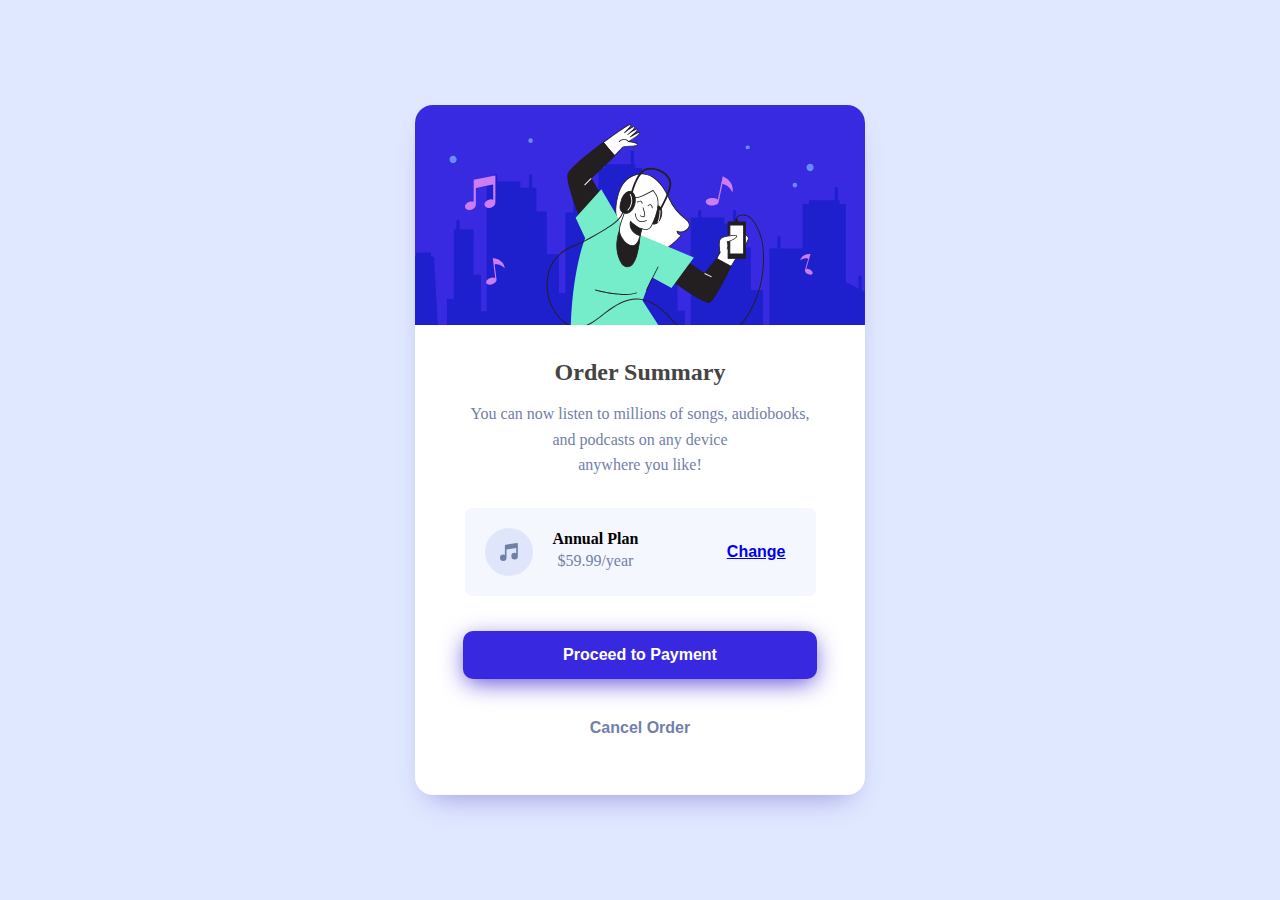
<file: index.html>
<!DOCTYPE html>
<html lang="en">
<head>
  <meta charset="UTF-8">
  <meta name="viewport" content="width=device-width, initial-scale=1.0"> 

 
  <link rel="stylesheet" href="style.css">
  <title>Order Summary></title>

</head>
<body>
  <div class="bg__image"></div>
<div class="container">
  <img class="hero" src="./images/illustration-hero.svg" alt="">
  <div class="texts">
    <h2>Order Summary</h2>

    <p class="desc">
      You can now listen to millions of songs,
      audiobooks, and podcasts on any device <br> anywhere you like!
    </p>
  
    <div class="pricing">
      <article>
      <img src="./images/icon-music.svg" alt="">
        <div>
        <h4>Annual Plan</h4>
        <p>$59.99/year</p>
        </div>
      </article>
      <button class="btn btn-change"><a href="shmindex.html">Change</a></button>
    </div>
  
  
    <div class="buttons">
      <button class="btn btn-primary">Proceed to Payment</button>
    
      <button class="btn btn-secondary">Cancel Order</button>
    </div>
  </div>
</body>
</html>
</file>
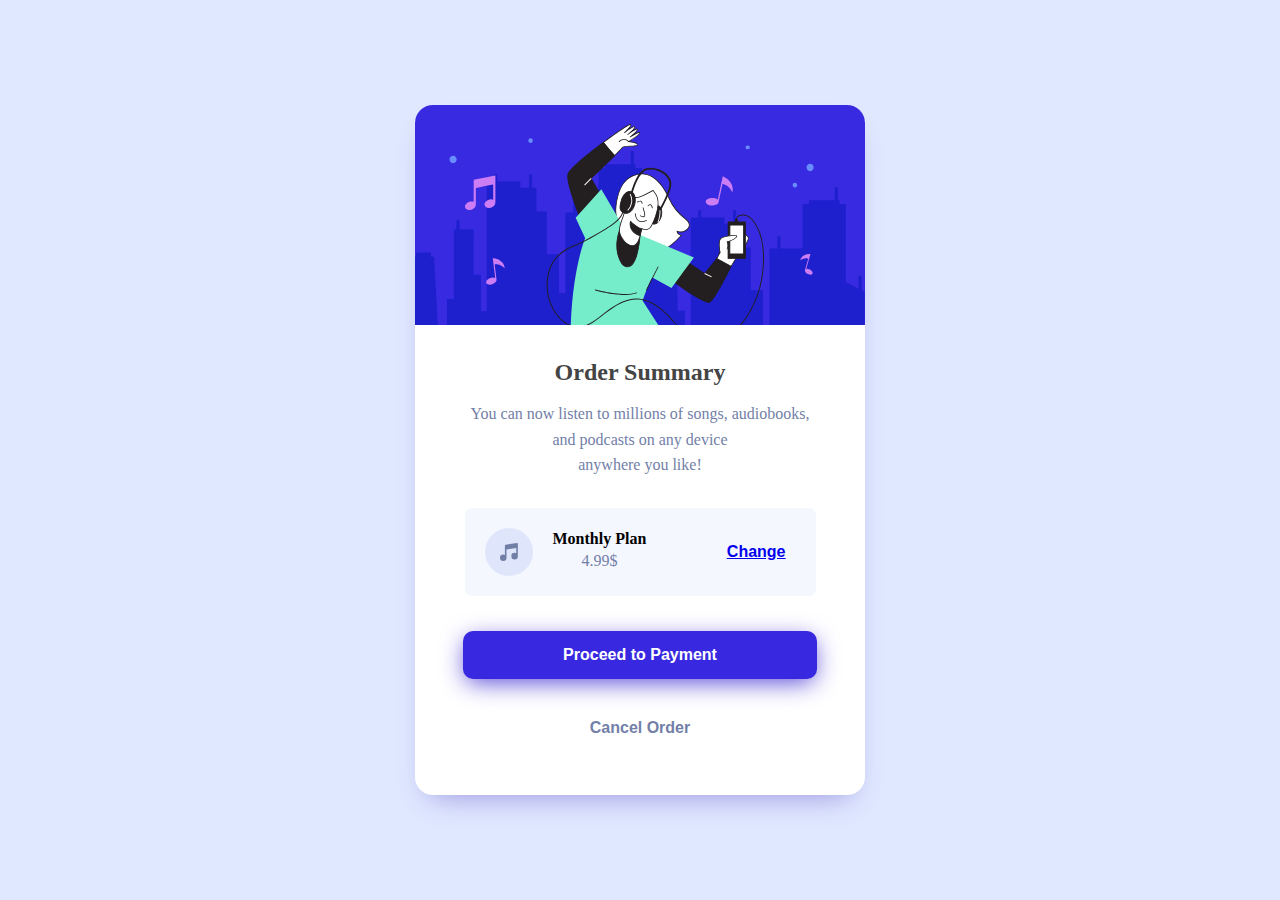
<file: shmindex.html>
<!DOCTYPE html>
<html lang="en">
<head>
  <meta charset="UTF-8">
  <meta name="viewport" content="width=device-width, initial-scale=1.0"> 

 
  <link rel="stylesheet" href="style.css">
  <title>Order Summary></title>

</head>
<body>
  <div class="bg__image"></div>
<div class="container">
  <img class="hero" src="./images/illustration-hero.svg" alt="">
  <div class="texts">
    <h2>Order Summary</h2>

    <p class="desc">
      You can now listen to millions of songs,
      audiobooks, and podcasts on any device <br> anywhere you like!
    </p>
  
    <div class="pricing">
      <article>
      <img src="./images/icon-music.svg" alt="">
        <div>
        <h4>Monthly Plan</h4>
        <p>4.99$</p>
        </div>
      </article>
      <button class="btn btn-change"><a href="index.html">Change</a></button>
    </div>
  
  
    <div class="buttons">
      <button class="btn btn-primary">Proceed to Payment</button>
    
      <button class="btn btn-secondary">Cancel Order</button>
    </div>
  </div>
</body>
</html>
</file>
<file: style.css>
:root {
    
--Pale-blue: hsl(225, 100%, 94%);
--Bright-blue: hsl(245, 75%, 52%);
--Very-pale-blue: hsl(225, 100%, 98%);
--Desaturated-blue: hsl(224, 23%, 55%);
--Dark-blue: hsl(223, 47%, 23%);
}
* {
    margin: 0;
    padding: 0;
    box-sizing: border-box;
}

img {
    max-width: 100%;
}

body {
  
    background-color: var(--Pale-blue);
    text-align: center;
    display: flex;
    flex-direction: column;
    align-items: center;
    justify-content: center;
    min-height: 100vh;
}

p {
    font-size: 16px;
    line-height: 1.6;
    color: var(--Desaturated-blue);
}



.bg__image {
   
    height: 400px;
    position: absolute;
    top: 0;
    right: 0;
    left: 0;
    bottom: 0;
    z-index: -1;

}

.btn {
    border: none;
    padding: 5px 10px;
    border-radius: 10px;
    font-weight: bold;
    font-size: 16px;
    cursor: pointer;
    
}

.btn-primary {
    background-color: var(--Bright-blue);
    color: #fff;
    padding: 15px 100px;
    margin-bottom: 35px;
    box-shadow: 0px 6px 25px -3px rgba(86,69,214,1);
}

.btn-primary:hover,
.btn-change:hover {
    opacity: 0.8;
}
.btn-secondary {
    background-color: transparent;
    color: var(--Desaturated-blue);
    
}

.btn-secondary:hover {
    color: hsl(223, 47%, 23%);
}

.btn-change {
    background-color: transparent;
    color: var(--Bright-blue);
    text-decoration: underline;
}
.container {
    background-color: #fff;
    border-radius: 18px;
    box-shadow: 0px 15px 30px -15px rgba(148,143,219,1);
}

.texts {
    padding: 30px;
}

.container h2 {
    color: #444;
    margin-bottom: 15px;
}

.container p.desc {
    padding: 0 20px;
}

.container img.hero {
    width: 100%;
    border-radius: 18px 18px 0 0;
}

.container .pricing {
    margin: 30px auto;
    margin-bottom: 35px;
    padding: 20px;
    background-color: var(--Very-pale-blue);
    width: 90%;
    border-radius: 7px;
    display: flex;
    align-items: center;
    justify-content: space-between;
}

.container .pricing article {
    display: flex;
    align-items: center;
    justify-content: center;
}
.container .pricing article img {
    margin-right: 20px;
}

.container .buttons {
    display: flex;
    flex-direction: column;
    align-items: center;
    justify-content: center;
}


.attribution { 
    font-size: 11px; 
    text-align: center; 
}

.attribution a { 
    color: hsl(228, 45%, 44%); 
}



    .container {
        width: 450px;
        height: 690px;
    }
</file>
